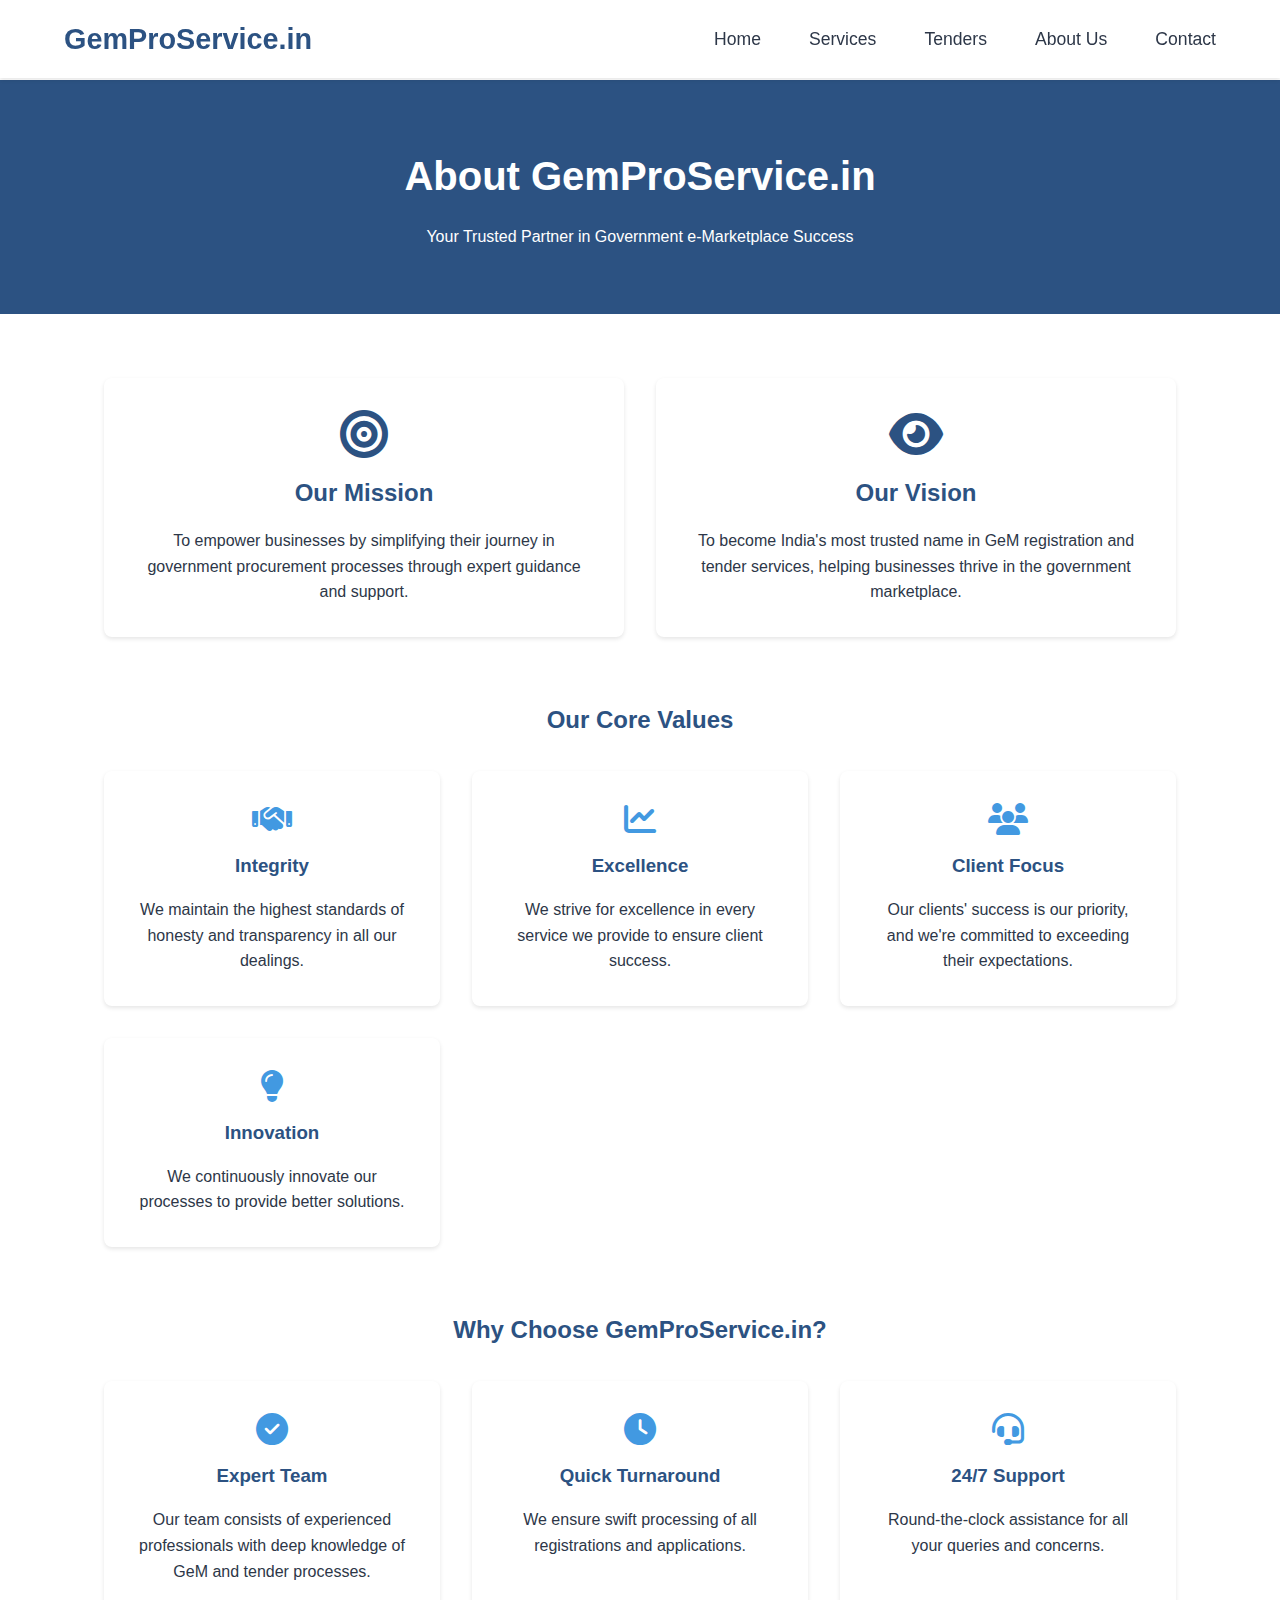
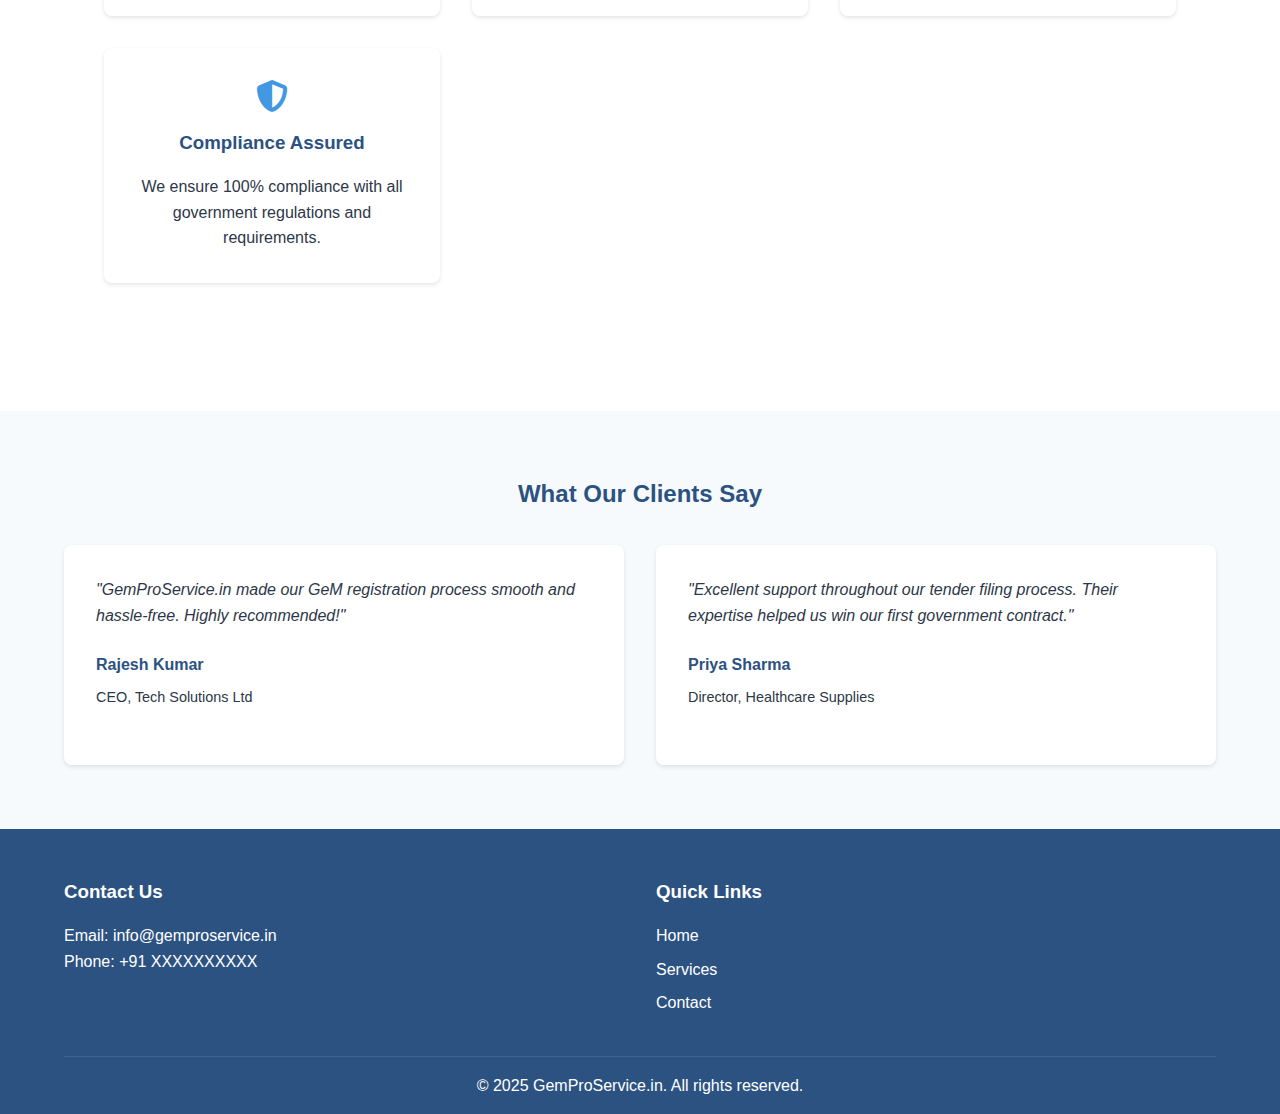
<file: about.html>
<!DOCTYPE html>
<html lang="en">
<head>
	<meta charset="UTF-8">
	<meta name="viewport" content="width=device-width, initial-scale=1.0">
	<meta name="description" content="Learn about GemProService.in - Your trusted partner for GeM and tender services">
	<title>About Us - GemProService.in</title>
	<link rel="stylesheet" href="css/style.css">
	<link rel="stylesheet" href="css/about.css">
	<link rel="stylesheet" href="https://cdnjs.cloudflare.com/ajax/libs/font-awesome/6.4.0/css/all.min.css">
</head>
<body>
	<header>
		<nav class="navbar">
			<div class="logo">
				<a href="index.html">
					<h1>GemProService.in</h1>
				</a>
			</div>
			<ul class="nav-links">
				<li><a href="index.html">Home</a></li>
				<li><a href="services.html">Services</a></li>
				<li><a href="tenders.html">Tenders</a></li>
				<li><a href="about.html">About Us</a></li>
				<li><a href="contact.html">Contact</a></li>
			</ul>
			<div class="mobile-menu">
				<i class="fas fa-bars"></i>
			</div>
		</nav>
	</header>

	<main class="about-page">
		<section class="about-hero">
			<h1>About GemProService.in</h1>
			<p>Your Trusted Partner in Government e-Marketplace Success</p>
		</section>

		<section class="about-content">
			<div class="mission-vision">
				<div class="mission">
					<i class="fas fa-bullseye"></i>
					<h2>Our Mission</h2>
					<p>To empower businesses by simplifying their journey in government procurement processes through expert guidance and support.</p>
				</div>
				<div class="vision">
					<i class="fas fa-eye"></i>
					<h2>Our Vision</h2>
					<p>To become India's most trusted name in GeM registration and tender services, helping businesses thrive in the government marketplace.</p>
				</div>
			</div>

			<div class="values">
				<h2>Our Core Values</h2>
				<div class="values-grid">
					<div class="value-card">
						<i class="fas fa-handshake"></i>
						<h3>Integrity</h3>
						<p>We maintain the highest standards of honesty and transparency in all our dealings.</p>
					</div>
					<div class="value-card">
						<i class="fas fa-chart-line"></i>
						<h3>Excellence</h3>
						<p>We strive for excellence in every service we provide to ensure client success.</p>
					</div>
					<div class="value-card">
						<i class="fas fa-users"></i>
						<h3>Client Focus</h3>
						<p>Our clients' success is our priority, and we're committed to exceeding their expectations.</p>
					</div>
					<div class="value-card">
						<i class="fas fa-lightbulb"></i>
						<h3>Innovation</h3>
						<p>We continuously innovate our processes to provide better solutions.</p>
					</div>
				</div>
			</div>

			<div class="why-choose-us">
				<h2>Why Choose GemProService.in?</h2>
				<div class="features-grid">
					<div class="feature">
						<i class="fas fa-check-circle"></i>
						<h3>Expert Team</h3>
						<p>Our team consists of experienced professionals with deep knowledge of GeM and tender processes.</p>
					</div>
					<div class="feature">
						<i class="fas fa-clock"></i>
						<h3>Quick Turnaround</h3>
						<p>We ensure swift processing of all registrations and applications.</p>
					</div>
					<div class="feature">
						<i class="fas fa-headset"></i>
						<h3>24/7 Support</h3>
						<p>Round-the-clock assistance for all your queries and concerns.</p>
					</div>
					<div class="feature">
						<i class="fas fa-shield-alt"></i>
						<h3>Compliance Assured</h3>
						<p>We ensure 100% compliance with all government regulations and requirements.</p>
					</div>
				</div>
			</div>
		</section>

		<section class="testimonials">
			<h2>What Our Clients Say</h2>
			<div class="testimonial-grid">
				<div class="testimonial-card">
					<p>"GemProService.in made our GeM registration process smooth and hassle-free. Highly recommended!"</p>
					<div class="client-info">
						<h4>Rajesh Kumar</h4>
						<p>CEO, Tech Solutions Ltd</p>
					</div>
				</div>
				<div class="testimonial-card">
					<p>"Excellent support throughout our tender filing process. Their expertise helped us win our first government contract."</p>
					<div class="client-info">
						<h4>Priya Sharma</h4>
						<p>Director, Healthcare Supplies</p>
					</div>
				</div>
			</div>
		</section>
	</main>

	<footer>
		<div class="footer-content">
			<div class="footer-section">
				<h3>Contact Us</h3>
				<p>Email: info@gemproservice.in</p>
				<p>Phone: +91 XXXXXXXXXX</p>
			</div>
			<div class="footer-section">
				<h3>Quick Links</h3>
				<ul>
					<li><a href="index.html">Home</a></li>
					<li><a href="services.html">Services</a></li>
					<li><a href="contact.html">Contact</a></li>
				</ul>
			</div>
		</div>
		<div class="footer-bottom">
			<p>&copy; 2025 GemProService.in. All rights reserved.</p>
		</div>
	</footer>

	<script src="js/main.js"></script>
</body>
</html>
</file>
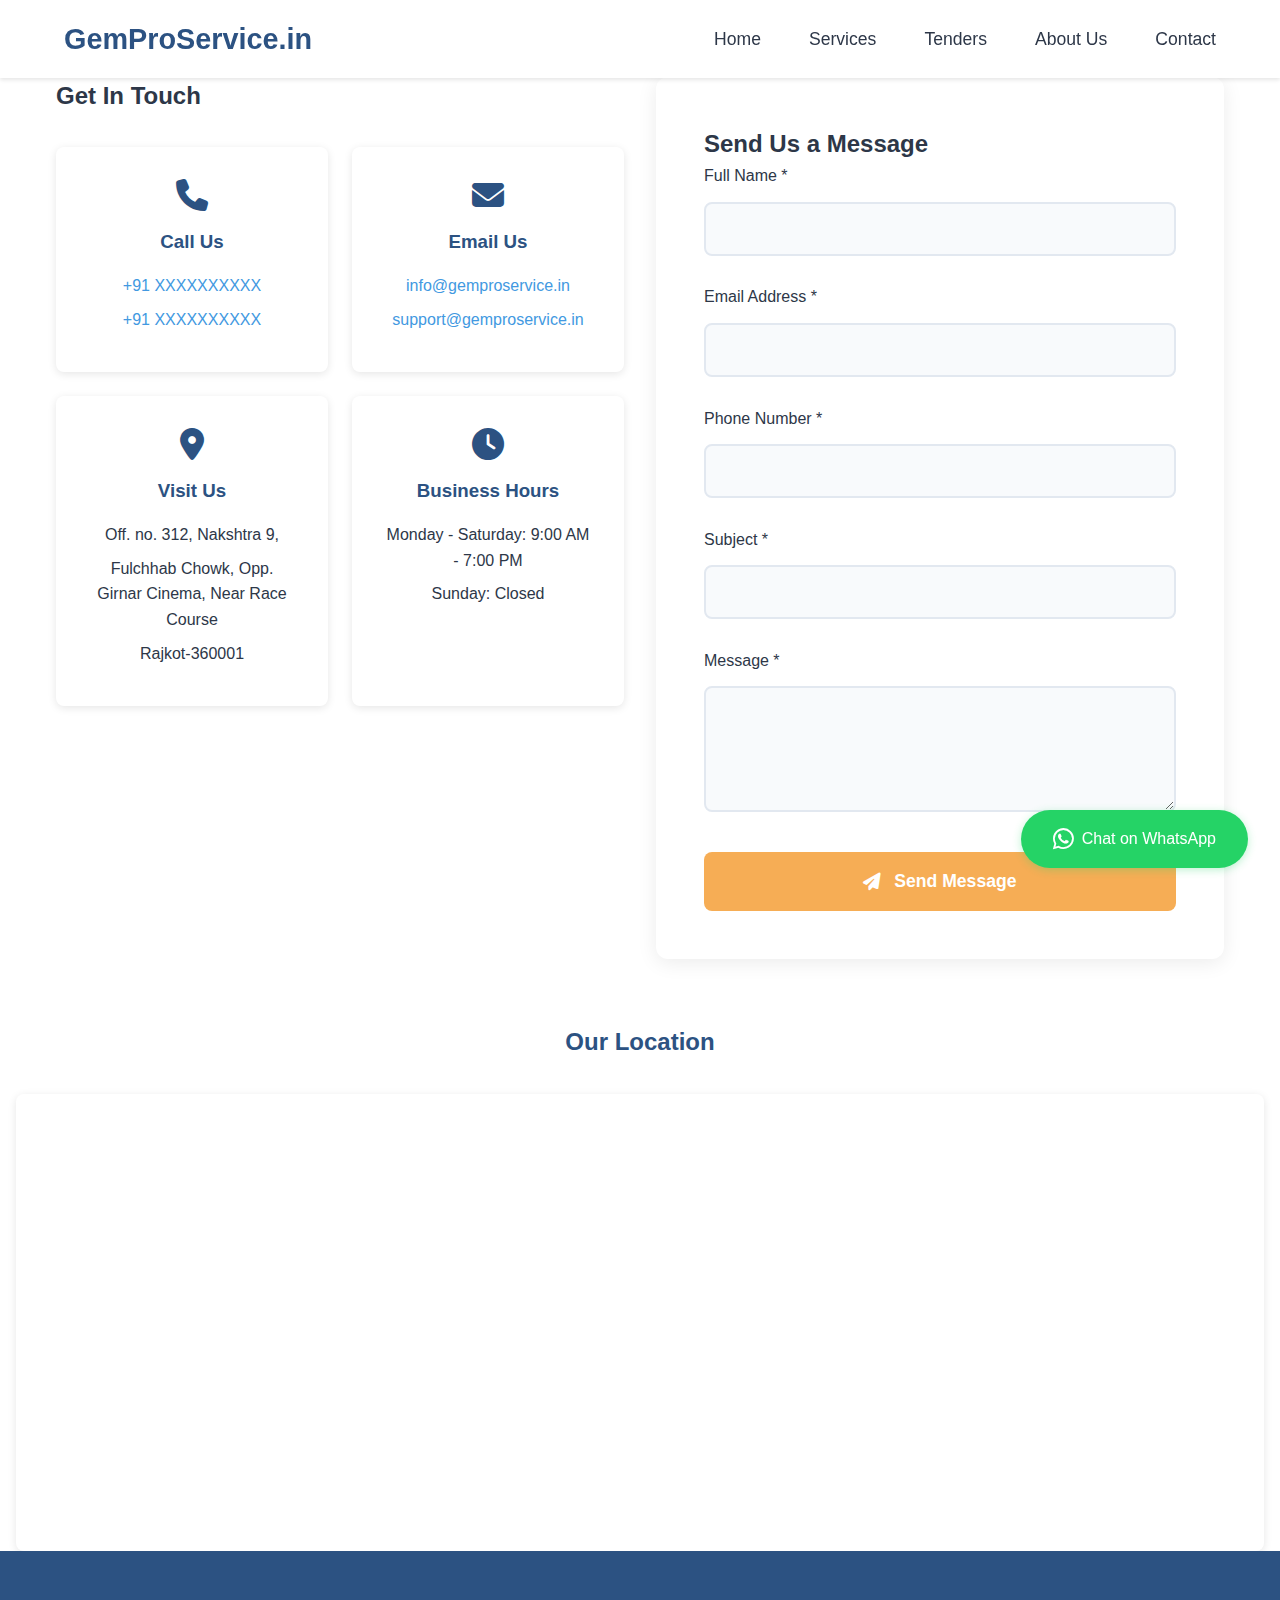
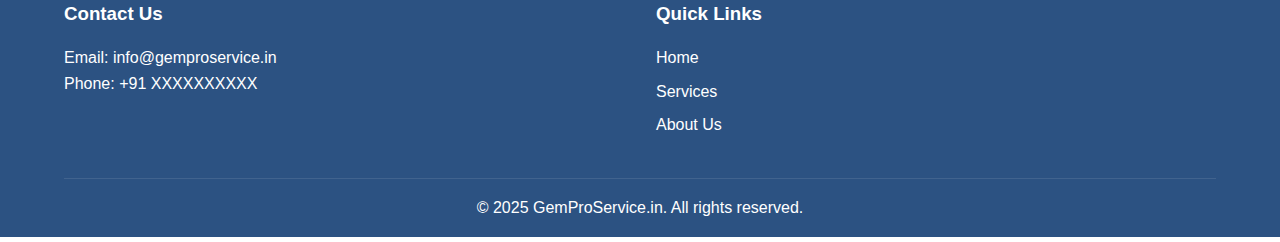
<file: contact.html>
<!DOCTYPE html>
<html lang="en">
<head>
	<meta charset="UTF-8">
	<meta name="viewport" content="width=device-width, initial-scale=1.0">
	<meta name="description" content="Contact GemProService.in for GeM registration and tender services">
	<title>Contact Us - GemProService.in</title>
	<link rel="stylesheet" href="css/style.css">
	<link rel="stylesheet" href="css/contact.css">
	<link rel="stylesheet" href="https://cdnjs.cloudflare.com/ajax/libs/font-awesome/6.4.0/css/all.min.css">
</head>
<body>
	<header>
		<nav class="navbar">
			<div class="logo">
				<a href="index.html">
					<h1>GemProService.in</h1>
				</a>
			</div>
			<ul class="nav-links">
				<li><a href="index.html">Home</a></li>
				<li><a href="services.html">Services</a></li>
				<li><a href="tenders.html">Tenders</a></li>
				<li><a href="about.html">About Us</a></li>
				<li><a href="contact.html">Contact</a></li>
			</ul>
			<div class="mobile-menu">
				<i class="fas fa-bars"></i>
			</div>
		</nav>
	</header>

	<main class="contact-page">
		<section class="contact-hero">
			<h1>Contact Us</h1>
			<p>Get in touch with us for any queries or assistance</p>
		</section>

		<section class="contact-content">
			<div class="contact-grid">
				<div class="contact-info-section">
					<h2>Get In Touch</h2>
					<div class="contact-cards">
						<div class="contact-card">
							<i class="fas fa-phone"></i>
							<h3>Call Us</h3>
							<p><a href="tel:+91XXXXXXXXXX">+91 XXXXXXXXXX</a></p>
							<p><a href="tel:+91XXXXXXXXXX">+91 XXXXXXXXXX</a></p>
						</div>

						<div class="contact-card">
							<i class="fas fa-envelope"></i>
							<h3>Email Us</h3>
							<p><a href="mailto:info@gemproservice.in">info@gemproservice.in</a></p>
							<p><a href="mailto:support@gemproservice.in">support@gemproservice.in</a></p>
						</div>

						<div class="contact-card">
							<i class="fas fa-map-marker-alt"></i>
							<h3>Visit Us</h3>
							<p>Off. no. 312, Nakshtra 9, </p>
							<p>Fulchhab Chowk, Opp. Girnar Cinema, Near Race Course</p>
							<p>Rajkot-360001</p>
						</div>

						<div class="contact-card">
							<i class="fas fa-clock"></i>
							<h3>Business Hours</h3>
							<p>Monday - Saturday: 9:00 AM - 7:00 PM</p>
							<p>Sunday: Closed</p>
						</div>
					</div>
				</div>

				<div class="contact-form-section">
					<div class="form-container">
						<div class="success-message" id="successMessage">
							Thank you! Your message has been sent successfully.
						</div>
						
						<h2>Send Us a Message</h2>
						<form class="contact-form" onsubmit="handleFormSubmit(event)" id="contactForm">
							<div class="form-group">
								<label for="name">Full Name *</label>
								<input type="text" id="name" name="name" required>
							</div>

							<div class="form-group">
								<label for="email">Email Address *</label>
								<input type="email" id="email" name="email" required>
							</div>

							<div class="form-group">
								<label for="phone">Phone Number *</label>
								<input type="tel" id="phone" name="phone" pattern="[0-9]{10}" title="Please enter a valid 10-digit phone number" required>
							</div>

							<div class="form-group">
								<label for="subject">Subject *</label>
								<input type="text" id="subject" name="subject" required>
							</div>

							<div class="form-group">
								<label for="message">Message *</label>
								<textarea id="message" name="message" rows="5" required></textarea>
							</div>

							<button type="submit" class="submit-btn">
								<i class="fas fa-paper-plane"></i> Send Message
							</button>
						</form>
					</div>
				</div>
			</div>

			<div class="map-container">
				<h2>Our Location</h2>
				<div class="google-map">
					<iframe 
						src="https://www.google.com/maps/embed?pb=!1m18!1m12!1m3!1d3888.5997798928583!2d77.5945627!3d12.9715987!2m3!1f0!2f0!3f0!3m2!1i1024!2i768!4f13.1!3m3!1m2!1s0x0%3A0x0!2zMTLCsDU4JzE3LjgiTiA3N8KwMzUnNDAuNCJF!5e0!3m2!1sen!2sin!4v1635825247963!5m2!1sen!2sin" 
						width="100%" 
						height="450" 
						style="border:0;" 
						allowfullscreen="" 
						loading="lazy">
					</iframe>
				</div>
			</div>
		</section>

		<!-- WhatsApp Chat Button -->
		<a href="https://wa.me/919XXXXXXXXX" class="whatsapp-button" target="_blank">
			<i class="fab fa-whatsapp"></i>
			Chat on WhatsApp
		</a>
	</main>

	<footer>
		<div class="footer-content">
			<div class="footer-section">
				<h3>Contact Us</h3>
				<p>Email: info@gemproservice.in</p>
				<p>Phone: +91 XXXXXXXXXX</p>
			</div>
			<div class="footer-section">
				<h3>Quick Links</h3>
				<ul>
					<li><a href="index.html">Home</a></li>
					<li><a href="services.html">Services</a></li>
					<li><a href="about.html">About Us</a></li>
				</ul>
			</div>
		</div>
		<div class="footer-bottom">
			<p>&copy; 2025 GemProService.in. All rights reserved.</p>
		</div>
	</footer>

	<script src="js/main.js"></script>
</body>
</html>
</file>
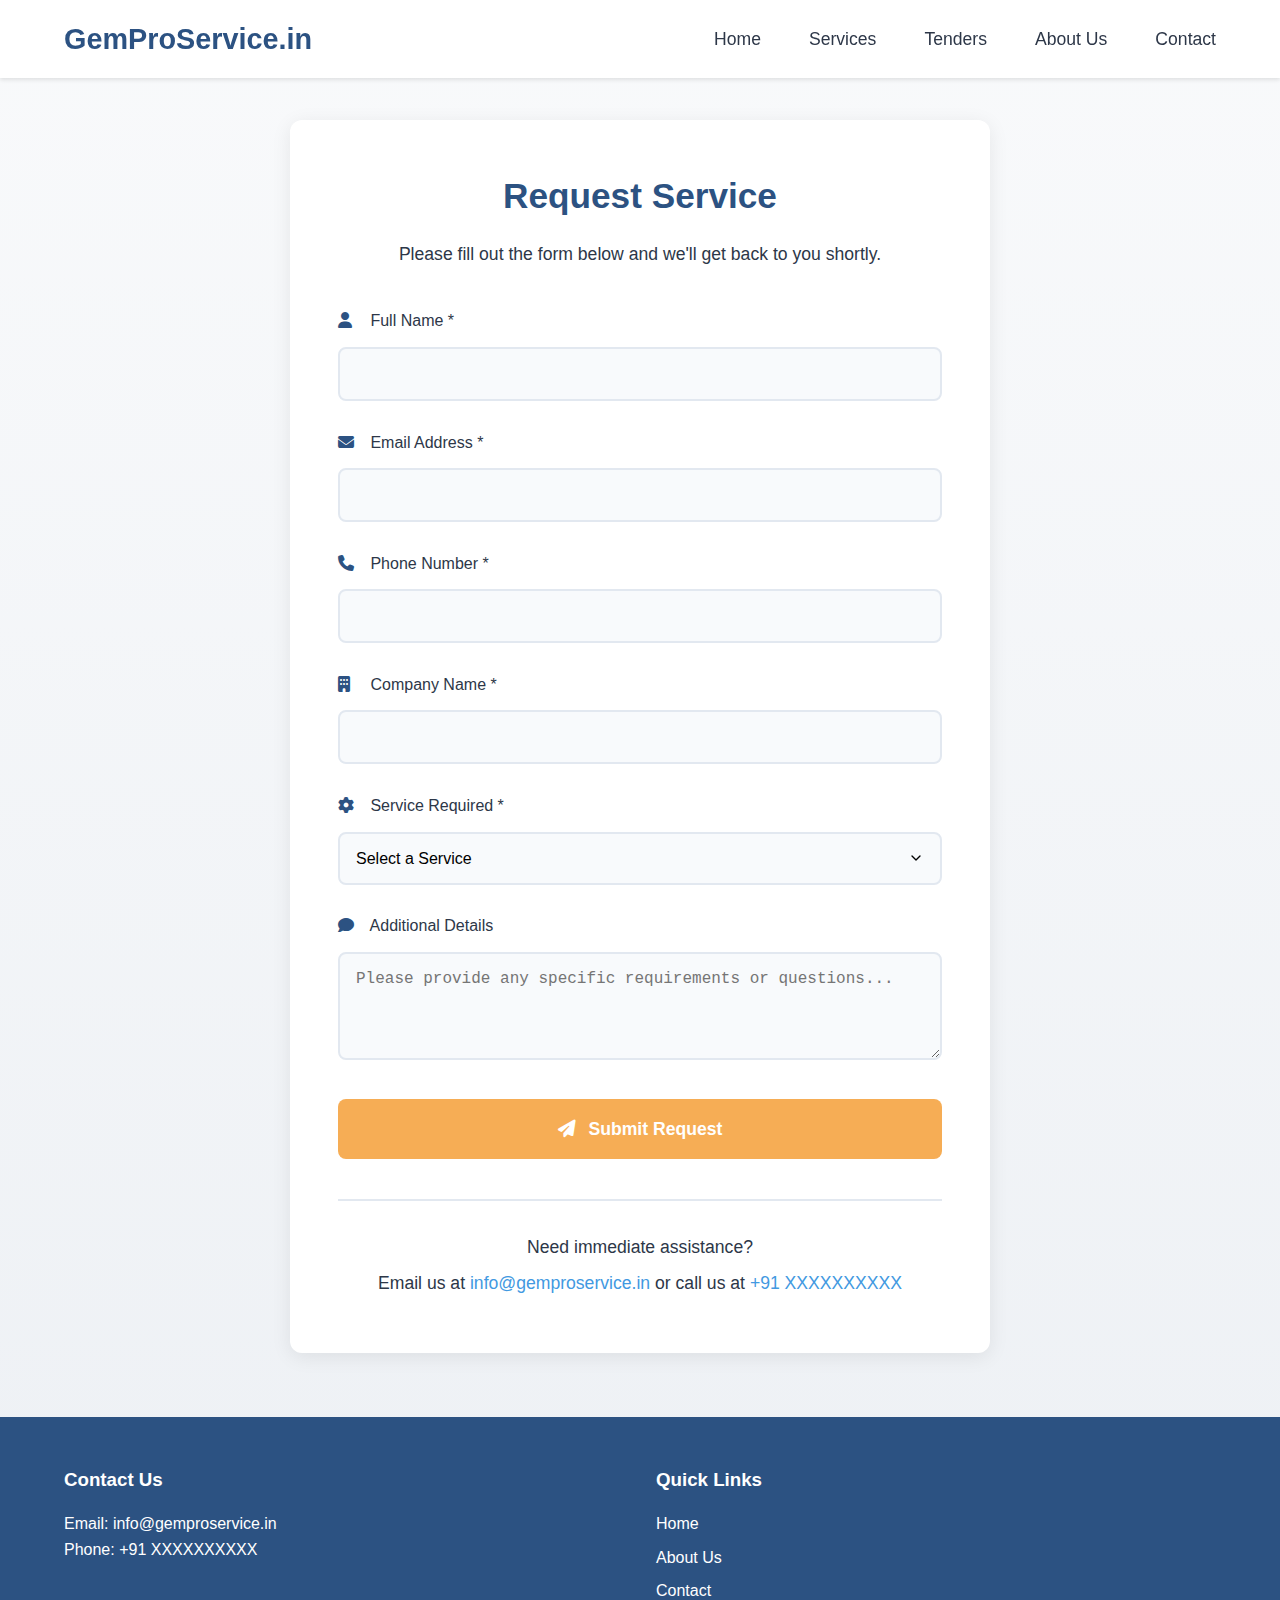
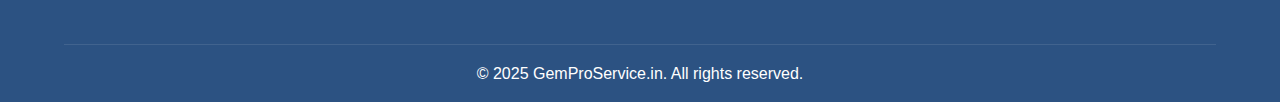
<file: service-form.html>
<!DOCTYPE html>
<html lang="en">
<head>
	<meta charset="UTF-8">
	<meta name="viewport" content="width=device-width, initial-scale=1.0">
	<meta name="description" content="Request service from GemProService.in">
	<title>Request Service - GemProService.in</title>
	<link rel="stylesheet" href="css/style.css">
	<link rel="stylesheet" href="https://cdnjs.cloudflare.com/ajax/libs/font-awesome/6.4.0/css/all.min.css">
</head>
<body>
	<header>
		<nav class="navbar">
			<div class="logo">
				<a href="index.html">
					<h1>GemProService.in</h1>
				</a>
			</div>
			<ul class="nav-links">
				<li><a href="index.html">Home</a></li>
				<li><a href="services.html">Services</a></li>
				<li><a href="tenders.html">Tenders</a></li>
				<li><a href="about.html">About Us</a></li>
				<li><a href="contact.html">Contact</a></li>
			</ul>
			<div class="mobile-menu">
				<i class="fas fa-bars"></i>
			</div>
		</nav>
	</header>

	<main class="form-page">
		<div class="form-container">
			<div class="success-message" id="successMessage">
				Thank you! Your request has been sent successfully. We'll contact you shortly.
			</div>
			
			<h1>Request Service</h1>
			<p>Please fill out the form below and we'll get back to you shortly.</p>
			
			<form class="service-form" id="serviceForm" onsubmit="handleFormSubmit(event)">
				<div class="form-group">
					<label for="name"><i class="fas fa-user"></i> Full Name *</label>
					<input type="text" id="name" name="name" required>
				</div>
				
				<div class="form-group">
					<label for="email"><i class="fas fa-envelope"></i> Email Address *</label>
					<input type="email" id="email" name="email" required>
				</div>
				
				<div class="form-group">
					<label for="phone"><i class="fas fa-phone"></i> Phone Number *</label>
					<input type="tel" id="phone" name="phone" pattern="[0-9]{10}" title="Please enter a valid 10-digit phone number" required>
				</div>
				
				<div class="form-group">
					<label for="company"><i class="fas fa-building"></i> Company Name *</label>
					<input type="text" id="company" name="company" required>
				</div>
				
				<div class="form-group">
					<label for="service"><i class="fas fa-cog"></i> Service Required *</label>
					<select id="service" name="service" required>
						<option value="">Select a Service</option>
						<option value="gem">GeM Registration</option>
						<option value="tender">Tender Filing</option>
						<option value="alerts">Tender Alerts</option>
						<option value="bidding">Bid Assistance</option>
						<option value="dsc">Digital Signature Certificate</option>
						<option value="msme">MSME Registration</option>
					</select>
				</div>
				
				<div class="form-group">
					<label for="details"><i class="fas fa-comment"></i> Additional Details</label>
					<textarea id="details" name="details" rows="4" placeholder="Please provide any specific requirements or questions..."></textarea>
				</div>
				
				<button type="submit" class="submit-btn">
					<i class="fas fa-paper-plane"></i> Submit Request
				</button>
			</form>

			<div class="contact-info">
				<p>Need immediate assistance?</p>
				<p>
					Email us at <a href="mailto:info@gemproservice.in">info@gemproservice.in</a>
					or call us at <a href="tel:+91XXXXXXXXXX">+91 XXXXXXXXXX</a>
				</p>
			</div>
		</div>
	</main>

	<footer>
		<div class="footer-content">
			<div class="footer-section">
				<h3>Contact Us</h3>
				<p>Email: info@gemproservice.in</p>
				<p>Phone: +91 XXXXXXXXXX</p>
			</div>
			<div class="footer-section">
				<h3>Quick Links</h3>
				<ul>
					<li><a href="index.html">Home</a></li>
					<li><a href="about.html">About Us</a></li>
					<li><a href="contact.html">Contact</a></li>
				</ul>
			</div>
		</div>
		<div class="footer-bottom">
			<p>&copy; 2025 GemProService.in. All rights reserved.</p>
		</div>
	</footer>

	<script src="js/main.js"></script>
</body>
</html>
</file>
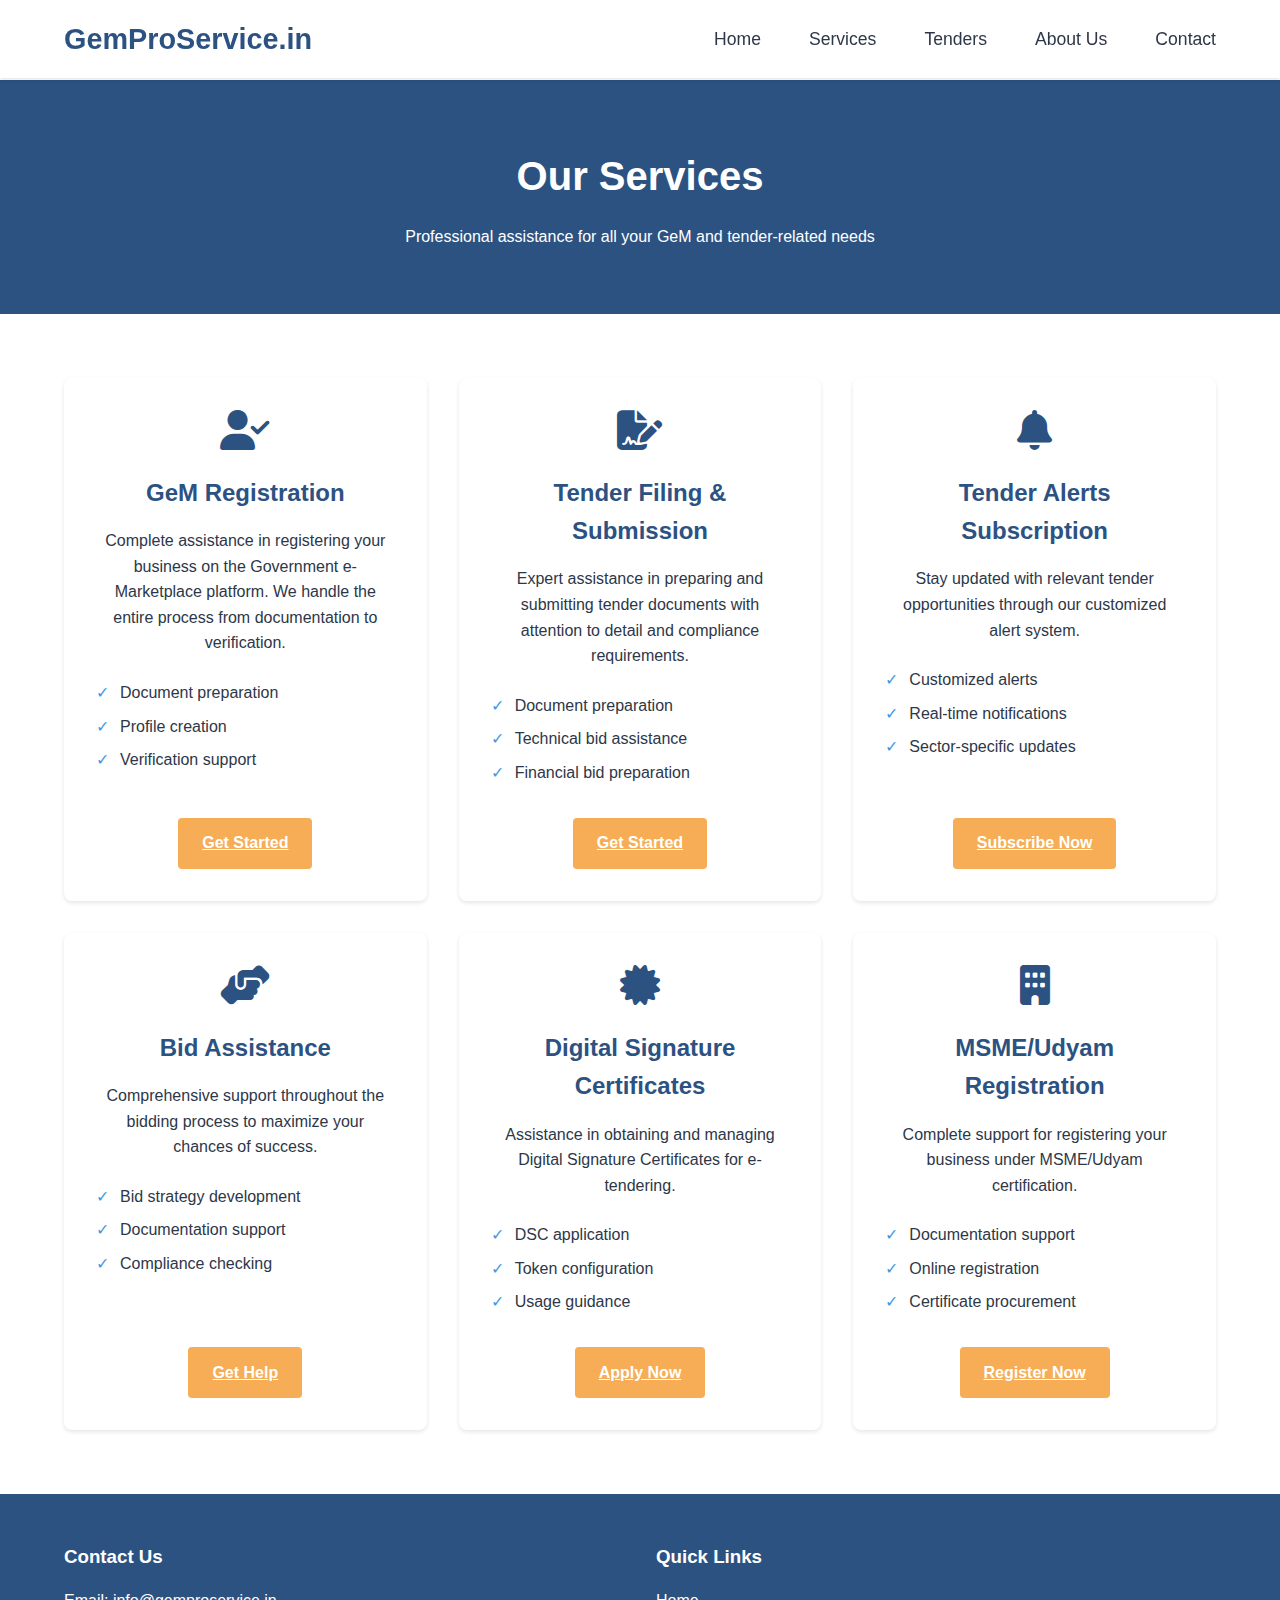
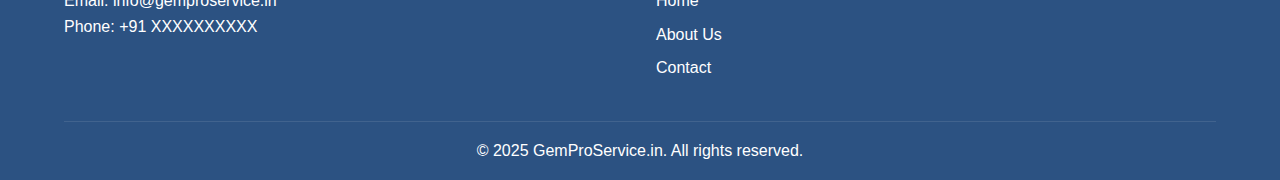
<file: services.html>
<!DOCTYPE html>
<html lang="en">
<head>
	<meta charset="UTF-8">
	<meta name="viewport" content="width=device-width, initial-scale=1.0">
	<meta name="description" content="Professional GeM registration and tender services - GemProService.in">
	<title>Our Services - GemProService.in</title>
	<link rel="stylesheet" href="css/style.css">
	<link rel="stylesheet" href="https://cdnjs.cloudflare.com/ajax/libs/font-awesome/6.4.0/css/all.min.css">
</head>
<body>
	<header>
		<nav class="navbar">
			<div class="logo">
				<a href="index.html">
					<h1>GemProService.in</h1>
				</a>
			</div>
			<ul class="nav-links">
				<li><a href="index.html">Home</a></li>
				<li><a href="services.html">Services</a></li>
				<li><a href="tenders.html">Tenders</a></li>
				<li><a href="about.html">About Us</a></li>
				<li><a href="contact.html">Contact</a></li>
			</ul>
			<div class="mobile-menu">
				<i class="fas fa-bars"></i>
			</div>
		</nav>
	</header>

	<main class="services-page">
		<section class="services-hero">
			<h1>Our Services</h1>
			<p>Professional assistance for all your GeM and tender-related needs</p>
		</section>

		<section class="services-grid">
			<div class="service-card">
				<i class="fas fa-user-check"></i>
				<h2>GeM Registration</h2>
				<p>Complete assistance in registering your business on the Government e-Marketplace platform. We handle the entire process from documentation to verification.</p>
				<ul>
					<li>Document preparation</li>
					<li>Profile creation</li>
					<li>Verification support</li>
				</ul>
				<a href="service-form.html?service=gem" class="service-btn">Get Started</a>
			</div>

			<div class="service-card">
				<i class="fas fa-file-signature"></i>
				<h2>Tender Filing & Submission</h2>
				<p>Expert assistance in preparing and submitting tender documents with attention to detail and compliance requirements.</p>
				<ul>
					<li>Document preparation</li>
					<li>Technical bid assistance</li>
					<li>Financial bid preparation</li>
				</ul>
				<a href="service-form.html?service=tender" class="service-btn">Get Started</a>
			</div>

			<div class="service-card">
				<i class="fas fa-bell"></i>
				<h2>Tender Alerts Subscription</h2>
				<p>Stay updated with relevant tender opportunities through our customized alert system.</p>
				<ul>
					<li>Customized alerts</li>
					<li>Real-time notifications</li>
					<li>Sector-specific updates</li>
				</ul>
				<a href="service-form.html?service=alerts" class="service-btn">Subscribe Now</a>
			</div>

			<div class="service-card">
				<i class="fas fa-hands-helping"></i>
				<h2>Bid Assistance</h2>
				<p>Comprehensive support throughout the bidding process to maximize your chances of success.</p>
				<ul>
					<li>Bid strategy development</li>
					<li>Documentation support</li>
					<li>Compliance checking</li>
				</ul>
				<a href="service-form.html?service=bidding" class="service-btn">Get Help</a>
			</div>

			<div class="service-card">
				<i class="fas fa-certificate"></i>
				<h2>Digital Signature Certificates</h2>
				<p>Assistance in obtaining and managing Digital Signature Certificates for e-tendering.</p>
				<ul>
					<li>DSC application</li>
					<li>Token configuration</li>
					<li>Usage guidance</li>
				</ul>
				<a href="service-form.html?service=dsc" class="service-btn">Apply Now</a>
			</div>

			<div class="service-card">
				<i class="fas fa-building"></i>
				<h2>MSME/Udyam Registration</h2>
				<p>Complete support for registering your business under MSME/Udyam certification.</p>
				<ul>
					<li>Documentation support</li>
					<li>Online registration</li>
					<li>Certificate procurement</li>
				</ul>
				<a href="service-form.html?service=msme" class="service-btn">Register Now</a>
			</div>
		</section>
	</main>

	<footer>
		<div class="footer-content">
			<div class="footer-section">
				<h3>Contact Us</h3>
				<p>Email: info@gemproservice.in</p>
				<p>Phone: +91 XXXXXXXXXX</p>
			</div>
			<div class="footer-section">
				<h3>Quick Links</h3>
				<ul>
					<li><a href="index.html">Home</a></li>
					<li><a href="about.html">About Us</a></li>
					<li><a href="contact.html">Contact</a></li>
				</ul>
			</div>
		</div>
		<div class="footer-bottom">
			<p>&copy; 2025 GemProService.in. All rights reserved.</p>
		</div>
	</footer>

	<script src="js/main.js"></script>
</body>
</html>
</file>
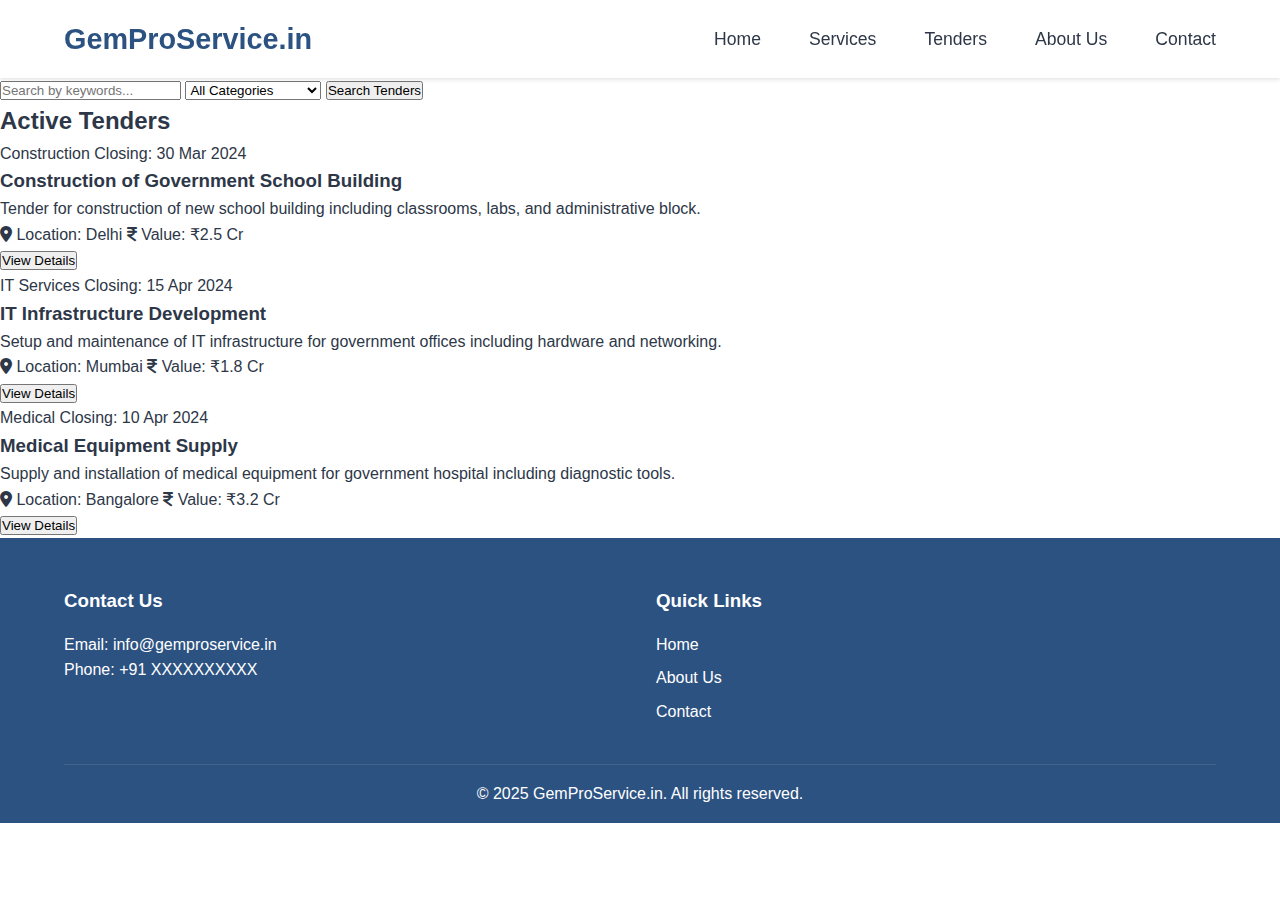
<file: tenders.html>
<!DOCTYPE html>
<html lang="en">
<head>
	<meta charset="UTF-8">
	<meta name="viewport" content="width=device-width, initial-scale=1.0">
	<meta name="description" content="Search and find government tenders - GemProService.in">
	<title>Tenders - GemProService.in</title>
	<link rel="stylesheet" href="css/style.css">
	<link rel="stylesheet" href="https://cdnjs.cloudflare.com/ajax/libs/font-awesome/6.4.0/css/all.min.css">
</head>
<body>
	<header>
		<nav class="navbar">
			<div class="logo">
				<a href="index.html">
					<h1>GemProService.in</h1>
				</a>
			</div>
			<ul class="nav-links">
				<li><a href="index.html">Home</a></li>
				<li><a href="services.html">Services</a></li>
				<li><a href="tenders.html">Tenders</a></li>
				<li><a href="about.html">About Us</a></li>
				<li><a href="contact.html">Contact</a></li>
			</ul>
			<div class="mobile-menu">
				<i class="fas fa-bars"></i>
			</div>
		</nav>
	</header>

	<main class="tenders-page">
		<section class="tenders-hero">
			<h1>Find Government Tenders</h1>
			<p>Search through thousands of active government tenders</p>
			<div class="tender-search">
				<div class="search-filters">
					<input type="text" placeholder="Search by keywords..." class="search-input">
					<select class="category-select">
						<option value="">All Categories</option>
						<option value="construction">Construction</option>
						<option value="it">IT & Technology</option>
						<option value="medical">Medical Equipment</option>
						<option value="services">Services</option>
					</select>
					<button onclick="showSearchMessage()" class="search-btn">Search Tenders</button>
				</div>
			</div>
		</section>

		<section class="active-tenders">
			<h2>Active Tenders</h2>
			<div class="tender-grid">
				<!-- Sample Tender Cards -->
				<div class="tender-card">
					<div class="tender-header">
						<span class="tender-category">Construction</span>
						<span class="tender-date">Closing: 30 Mar 2024</span>
					</div>
					<h3>Construction of Government School Building</h3>
					<p>Tender for construction of new school building including classrooms, labs, and administrative block.</p>
					<div class="tender-details">
						<span><i class="fas fa-map-marker-alt"></i> Location: Delhi</span>
						<span><i class="fas fa-inr"></i> Value: ₹2.5 Cr</span>
					</div>
					<button onclick="showSearchMessage()" class="view-tender">View Details</button>
				</div>

				<div class="tender-card">
					<div class="tender-header">
						<span class="tender-category">IT Services</span>
						<span class="tender-date">Closing: 15 Apr 2024</span>
					</div>
					<h3>IT Infrastructure Development</h3>
					<p>Setup and maintenance of IT infrastructure for government offices including hardware and networking.</p>
					<div class="tender-details">
						<span><i class="fas fa-map-marker-alt"></i> Location: Mumbai</span>
						<span><i class="fas fa-inr"></i> Value: ₹1.8 Cr</span>
					</div>
					<button onclick="showSearchMessage()" class="view-tender">View Details</button>
				</div>

				<div class="tender-card">
					<div class="tender-header">
						<span class="tender-category">Medical</span>
						<span class="tender-date">Closing: 10 Apr 2024</span>
					</div>
					<h3>Medical Equipment Supply</h3>
					<p>Supply and installation of medical equipment for government hospital including diagnostic tools.</p>
					<div class="tender-details">
						<span><i class="fas fa-map-marker-alt"></i> Location: Bangalore</span>
						<span><i class="fas fa-inr"></i> Value: ₹3.2 Cr</span>
					</div>
					<button onclick="showSearchMessage()" class="view-tender">View Details</button>
				</div>
			</div>
		</section>
	</main>

	<footer>
		<div class="footer-content">
			<div class="footer-section">
				<h3>Contact Us</h3>
				<p>Email: info@gemproservice.in</p>
				<p>Phone: +91 XXXXXXXXXX</p>
			</div>
			<div class="footer-section">
				<h3>Quick Links</h3>
				<ul>
					<li><a href="index.html">Home</a></li>
					<li><a href="about.html">About Us</a></li>
					<li><a href="contact.html">Contact</a></li>
				</ul>
			</div>
		</div>
		<div class="footer-bottom">
			<p>&copy; 2025 GemProService.in. All rights reserved.</p>
		</div>
	</footer>

	<script src="js/main.js"></script>
</body>
</html>
</file>
<file: css/style.css>
:root {
	--primary-color: #2c5282;
	--secondary-color: #4299e1;
	--accent-color: #f6ad55;
	--text-color: #2d3748;
	--light-bg: #f7fafc;
}

* {
	margin: 0;
	padding: 0;
	box-sizing: border-box;
}

body {
	font-family: 'Segoe UI', Tahoma, Geneva, Verdana, sans-serif;
	line-height: 1.6;
	color: var(--text-color);
}

/* Navbar Styles */
.navbar {
	padding: 1rem 5%;
	background: white;
	display: flex;
	justify-content: space-between;
	align-items: center;
	box-shadow: 0 2px 4px rgba(0,0,0,0.1);
	position: fixed;
	width: 100%;
	top: 0;
	z-index: 1000;
}

/* Logo Styles */
.logo {
	display: flex;
	align-items: center;
}

.logo a {
	text-decoration: none;
}

.logo h1 {
	color: var(--primary-color);
	font-size: 1.8rem;
	font-weight: bold;
}

/* Navigation Links */
.nav-links {
	display: flex;
	align-items: center;
	list-style: none;
	gap: 3rem;
}

.nav-links a {
	text-decoration: none;
	color: var(--text-color);
	font-weight: 500;
	font-size: 1.1rem;
	transition: color 0.3s;
}

.nav-links a:hover {
	color: var(--secondary-color);
}

.mobile-menu {
	display: none;
	font-size: 1.5rem;
	cursor: pointer;
}

@media (max-width: 768px) {
	.navbar {
		padding: 0.8rem 3%;
	}
	
	.logo h1 {
		font-size: 1.5rem;
	}
	
	.nav-links {
		gap: 1.5rem;
	}

	.nav-links a {
		font-size: 1rem;
	}
}



/* Hero Section */
.hero {
	background: linear-gradient(rgba(44, 82, 130, 0.9), rgba(44, 82, 130, 0.9)),
				url('../images/hero-bg.jpg') center/cover;
	min-height: 80vh;
	display: flex;
	align-items: center;
	justify-content: center;
	text-align: center;
	padding: 6rem 1rem;
	margin-top: 4rem;
}

.hero-content {
	max-width: 800px;
	color: white;
}

.hero-content h1 {
	font-size: 2.5rem;
	margin-bottom: 2rem;
}

.search-bar {
	display: flex;
	max-width: 600px;
	margin: 0 auto 2rem;
}

.search-bar input {
	flex: 1;
	padding: 1rem;
	border: none;
	border-radius: 4px 0 0 4px;
	font-size: 1rem;
}

.search-bar button {
	padding: 1rem 2rem;
	background: var(--accent-color);
	border: none;
	color: white;
	border-radius: 0 4px 4px 0;
	cursor: pointer;
	font-weight: bold;
}

.cta-buttons {
	display: flex;
	gap: 1rem;
	justify-content: center;
	flex-wrap: wrap;
}

.cta-btn {
	padding: 0.8rem 1.5rem;
	background: var(--accent-color);
	color: white;
	text-decoration: none;
	border-radius: 4px;
	font-weight: bold;
	transition: transform 0.3s;
}

.cta-btn:hover {
	transform: translateY(-2px);
}

/* Statistics Section */
.statistics {
	padding: 4rem 5%;
	background: var(--light-bg);
}

.stat-container {
	display: grid;
	grid-template-columns: repeat(auto-fit, minmax(200px, 1fr));
	gap: 2rem;
	max-width: 1200px;
	margin: 0 auto;
}

.stat-item {
	text-align: center;
	padding: 2rem;
	background: white;
	border-radius: 8px;
	box-shadow: 0 2px 4px rgba(0,0,0,0.1);
}

.stat-item h3 {
	color: var(--primary-color);
	margin-bottom: 1rem;
}

.stat-item p {
	font-size: 1.5rem;
	font-weight: bold;
	color: var(--secondary-color);
}

/* Footer */
footer {
	background: var(--primary-color);
	color: white;
	padding: 3rem 5% 1rem;
}

.footer-content {
	display: grid;
	grid-template-columns: repeat(auto-fit, minmax(250px, 1fr));
	gap: 2rem;
	max-width: 1200px;
	margin: 0 auto;
}

.footer-section h3 {
	margin-bottom: 1rem;
}

.footer-section ul {
	list-style: none;
}

.footer-section a {
	color: white;
	text-decoration: none;
	display: block;
	margin-bottom: 0.5rem;
}

.footer-bottom {
	text-align: center;
	margin-top: 2rem;
	padding-top: 1rem;
	border-top: 1px solid rgba(255,255,255,0.1);
}

/* Responsive Design */
@media (max-width: 768px) {
	.nav-links {
		display: none;
	}

	.mobile-menu {
		display: block;
	}

	.hero-content h1 {
		font-size: 2rem;
	}

	.search-bar {
		flex-direction: column;
		gap: 1rem;
	}

	.search-bar input,
	.search-bar button {
		border-radius: 4px;
	}
}

/* Services Page Styles */
.services-page {
    padding-top: 80px;
}

.services-hero {
    background: var(--primary-color);
    color: white;
    text-align: center;
    padding: 4rem 1rem;
}

.services-hero h1 {
    font-size: 2.5rem;
    margin-bottom: 1rem;
}

.services-grid {
    display: grid;
    grid-template-columns: repeat(auto-fit, minmax(300px, 1fr));
    gap: 2rem;
    padding: 4rem 5%;
    max-width: 1400px;
    margin: 0 auto;
}

.service-card {
    background: white;
    border-radius: 8px;
    padding: 2rem;
    box-shadow: 0 2px 4px rgba(0,0,0,0.1);
    transition: transform 0.3s;
    display: flex;
    flex-direction: column;
    align-items: center;
    text-align: center;
}

.service-card:hover {
    transform: translateY(-5px);
}

.service-card i {
    font-size: 2.5rem;
    color: var(--primary-color);
    margin-bottom: 1.5rem;
}

.service-card h2 {
    color: var(--primary-color);
    margin-bottom: 1rem;
}

.service-card p {
    margin-bottom: 1.5rem;
    color: var(--text-color);
}

.service-card ul {
    list-style: none;
    margin-bottom: 1.5rem;
    text-align: left;
    width: 100%;
}

.service-card ul li {
    margin-bottom: 0.5rem;
    padding-left: 1.5rem;
    position: relative;
}

.service-card ul li:before {
    content: "✓";
    color: var(--secondary-color);
    position: absolute;
    left: 0;
}

.service-btn {
    background: var(--accent-color);
    color: white;
    border: none;
    padding: 0.8rem 1.5rem;
    border-radius: 4px;
    cursor: pointer;
    font-weight: bold;
    transition: background-color 0.3s;
    margin-top: auto;
}

.service-btn:hover {
    background: var(--primary-color);
}

/* Mobile Responsive Adjustments */
@media (max-width: 768px) {
	.services-hero h1 {
		font-size: 2rem;
	}

	.services-grid {
		grid-template-columns: 1fr;
		padding: 2rem 5%;
	}

	.service-card {
		padding: 1.5rem;
	}
}

/* Form Styles */
.form-page {
	padding: 120px 5% 4rem;
	background: linear-gradient(rgba(44, 82, 130, 0.03), rgba(44, 82, 130, 0.08));
	min-height: calc(100vh - 200px);
}

.form-container {
	max-width: 700px;
	margin: 0 auto;
	background: white;
	padding: 3rem;
	border-radius: 12px;
	box-shadow: 0 4px 20px rgba(0,0,0,0.08);
}

.form-container h1 {
	color: var(--primary-color);
	margin-bottom: 1rem;
	text-align: center;
	font-size: 2.2rem;
}

.form-container p {
	text-align: center;
	margin-bottom: 2.5rem;
	color: var(--text-color);
	font-size: 1.1rem;
}

.form-group {
	margin-bottom: 1.8rem;
}

.form-group label {
	display: block;
	margin-bottom: 0.8rem;
	color: var(--text-color);
	font-weight: 500;
	font-size: 1rem;
}

.form-group label i {
	color: var(--primary-color);
	margin-right: 0.5rem;
	width: 20px;
}

.form-group input,
.form-group textarea,
.form-group select {
	width: 100%;
	padding: 1rem;
	border: 2px solid #e2e8f0;
	border-radius: 8px;
	font-size: 1rem;
	transition: all 0.3s ease;
	background: #f8fafc;
}

.form-group input:focus,
.form-group textarea:focus,
.form-group select:focus {
	outline: none;
	border-color: var(--secondary-color);
	background: white;
	box-shadow: 0 0 0 4px rgba(66, 153, 225, 0.1);
}

.form-group input.error,
.form-group textarea.error,
.form-group select.error {
	border-color: #e53e3e;
	background-color: #fff5f5;
}

.form-group select {
	appearance: none;
	background-image: url("data:image/svg+xml;charset=UTF-8,%3csvg xmlns='http://www.w3.org/2000/svg' viewBox='0 0 24 24' fill='none' stroke='currentColor' stroke-width='2' stroke-linecap='round' stroke-linejoin='round'%3e%3cpolyline points='6 9 12 15 18 9'%3e%3c/polyline%3e%3c/svg%3e");
	background-repeat: no-repeat;
	background-position: right 1rem center;
	background-size: 1em;
	padding-right: 2.5rem;
}

.submit-btn {
	width: 100%;
	padding: 1.2rem;
	background: var(--accent-color);
	color: white;
	border: none;
	border-radius: 8px;
	font-size: 1.1rem;
	font-weight: bold;
	cursor: pointer;
	transition: all 0.3s ease;
	display: flex;
	align-items: center;
	justify-content: center;
	gap: 0.8rem;
	margin-top: 2rem;
}

.submit-btn:hover {
	background: var(--primary-color);
	transform: translateY(-2px);
	box-shadow: 0 4px 12px rgba(0,0,0,0.15);
}

.submit-btn:active {
	transform: translateY(0);
}

.success-message {
	background: #48bb78;
	color: white;
	padding: 1.2rem;
	border-radius: 8px;
	text-align: center;
	margin-bottom: 2rem;
	display: none;
	font-weight: 500;
	box-shadow: 0 2px 8px rgba(72, 187, 120, 0.2);
}

.success-message.show {
	display: block;
	animation: slideDown 0.5s ease forwards;
}

@keyframes slideDown {
	from {
		opacity: 0;
		transform: translateY(-20px);
	}
	to {
		opacity: 1;
		transform: translateY(0);
	}
}

.contact-info {
	margin-top: 2.5rem;
	padding-top: 2rem;
	border-top: 2px solid #e2e8f0;
	text-align: center;
}

.contact-info p {
	margin-bottom: 0.5rem;
	color: var(--text-color);
}

.contact-info a {
	color: var(--secondary-color);
	text-decoration: none;
	font-weight: 500;
	transition: color 0.3s;
}

.contact-info a:hover {
	color: var(--primary-color);
}

@media (max-width: 768px) {
	.form-page {
		padding: 100px 1rem 2rem;
	}
	
	.form-container {
		padding: 2rem;
	}

	.form-container h1 {
		font-size: 1.8rem;
	}

	.submit-btn {
		padding: 1rem;
	}
}


@keyframes slideDown {
	from {
		transform: translateY(-20px);
		opacity: 0;
	}
	to {
		transform: translateY(0);
		opacity: 1;
	}
}
</file>
<file: css/about.css>
/* About Page Styles */
.about-page {
	padding-top: 80px;
}

.about-hero {
	background: var(--primary-color);
	color: white;
	text-align: center;
	padding: 4rem 1rem;
}

.about-hero h1 {
	font-size: 2.5rem;
	margin-bottom: 1rem;
}

.about-content {
	padding: 4rem 5%;
	max-width: 1200px;
	margin: 0 auto;
}

.mission-vision {
	display: grid;
	grid-template-columns: repeat(auto-fit, minmax(300px, 1fr));
	gap: 2rem;
	margin-bottom: 4rem;
}

.mission, .vision {
	text-align: center;
	padding: 2rem;
	background: white;
	border-radius: 8px;
	box-shadow: 0 2px 4px rgba(0,0,0,0.1);
}

.mission i, .vision i {
	font-size: 3rem;
	color: var(--primary-color);
	margin-bottom: 1rem;
}

.mission h2, .vision h2 {
	color: var(--primary-color);
	margin-bottom: 1rem;
}

.values {
	margin-bottom: 4rem;
}

.values h2, .why-choose-us h2, .testimonials h2 {
	text-align: center;
	color: var(--primary-color);
	margin-bottom: 2rem;
}

.values-grid, .features-grid {
	display: grid;
	grid-template-columns: repeat(auto-fit, minmax(250px, 1fr));
	gap: 2rem;
}

.value-card, .feature {
	text-align: center;
	padding: 2rem;
	background: white;
	border-radius: 8px;
	box-shadow: 0 2px 4px rgba(0,0,0,0.1);
}

.value-card i, .feature i {
	font-size: 2rem;
	color: var(--secondary-color);
	margin-bottom: 1rem;
}

.value-card h3, .feature h3 {
	color: var(--primary-color);
	margin-bottom: 1rem;
}

.why-choose-us {
	margin-bottom: 4rem;
}

.testimonials {
	background: var(--light-bg);
	padding: 4rem 5%;
}

.testimonial-grid {
	display: grid;
	grid-template-columns: repeat(auto-fit, minmax(300px, 1fr));
	gap: 2rem;
	max-width: 1200px;
	margin: 0 auto;
}

.testimonial-card {
	background: white;
	padding: 2rem;
	border-radius: 8px;
	box-shadow: 0 2px 4px rgba(0,0,0,0.1);
}

.testimonial-card p {
	font-style: italic;
	margin-bottom: 1.5rem;
}

.client-info h4 {
	color: var(--primary-color);
	margin-bottom: 0.5rem;
}

.client-info p {
	font-style: normal;
	color: var(--text-color);
	font-size: 0.9rem;
}

/* Mobile Responsive Adjustments for About Page */
@media (max-width: 768px) {
	.about-hero h1 {
		font-size: 2rem;
	}

	.mission-vision, .values-grid, .features-grid, .testimonial-grid {
		grid-template-columns: 1fr;
	}

	.about-content {
		padding: 2rem 5%;
	}

	.mission, .vision, .value-card, .feature, .testimonial-card {
		padding: 1.5rem;
	}
}
</file>
<file: css/contact.css>
/* Contact Page Specific Styles */
.contact-grid {
	display: grid;
	grid-template-columns: 1fr 1fr;
	gap: 2rem;
	max-width: 1200px;
	margin: 0 auto;
	padding: 0 1rem;
}

.contact-cards {
	display: grid;
	grid-template-columns: repeat(auto-fit, minmax(250px, 1fr));
	gap: 1.5rem;
	margin-top: 2rem;
}

.contact-card {
	background: white;
	padding: 2rem;
	border-radius: 8px;
	box-shadow: 0 2px 8px rgba(0,0,0,0.1);
	text-align: center;
	transition: transform 0.3s ease;
}

.contact-card:hover {
	transform: translateY(-5px);
}

.contact-card i {
	font-size: 2rem;
	color: var(--primary-color);
	margin-bottom: 1rem;
}

.contact-card h3 {
	color: var(--primary-color);
	margin-bottom: 1rem;
}

.contact-card p {
	margin-bottom: 0.5rem;
}

.contact-card a {
	color: var(--secondary-color);
	text-decoration: none;
	transition: color 0.3s;
}

.contact-card a:hover {
	color: var(--primary-color);
}

.map-container {
	margin-top: 4rem;
	padding: 0 1rem;
}

.map-container h2 {
	text-align: center;
	margin-bottom: 2rem;
	color: var(--primary-color);
}

.google-map {
	border-radius: 8px;
	overflow: hidden;
	box-shadow: 0 2px 8px rgba(0,0,0,0.1);
}

/* WhatsApp Button */
.whatsapp-button {
	position: fixed;
	bottom: 2rem;
	right: 2rem;
	background: #25d366;
	color: white;
	padding: 1rem 2rem;
	border-radius: 50px;
	text-decoration: none;
	display: flex;
	align-items: center;
	gap: 0.5rem;
	box-shadow: 0 2px 8px rgba(37, 211, 102, 0.3);
	transition: transform 0.3s ease;
	z-index: 1000;
}

.whatsapp-button:hover {
	transform: translateY(-3px);
}

.whatsapp-button i {
	font-size: 1.5rem;
}

/* Mobile Responsive */
@media (max-width: 768px) {
	.contact-grid {
		grid-template-columns: 1fr;
	}

	.contact-cards {
		grid-template-columns: 1fr;
	}

	.whatsapp-button {
		padding: 0.8rem;
		border-radius: 50%;
	}

	.whatsapp-button span {
		display: none;
	}
}
</file>
